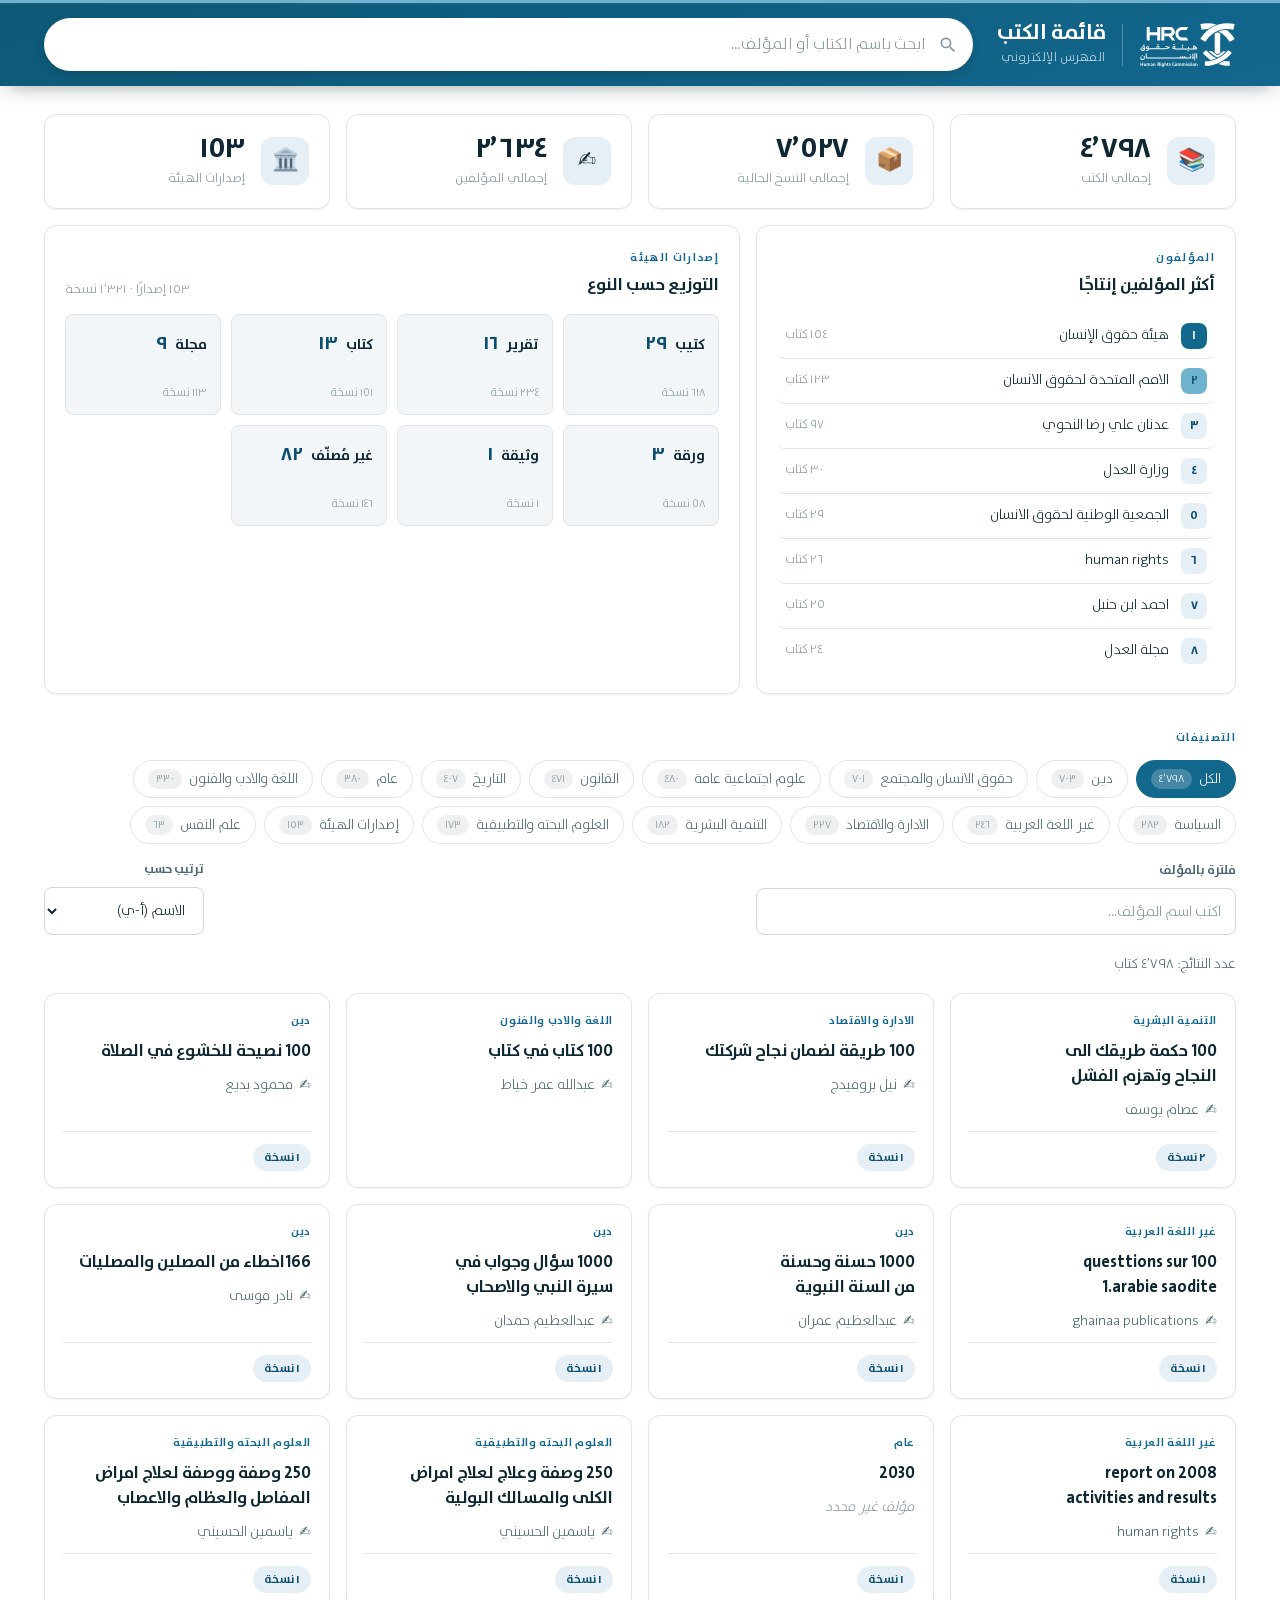
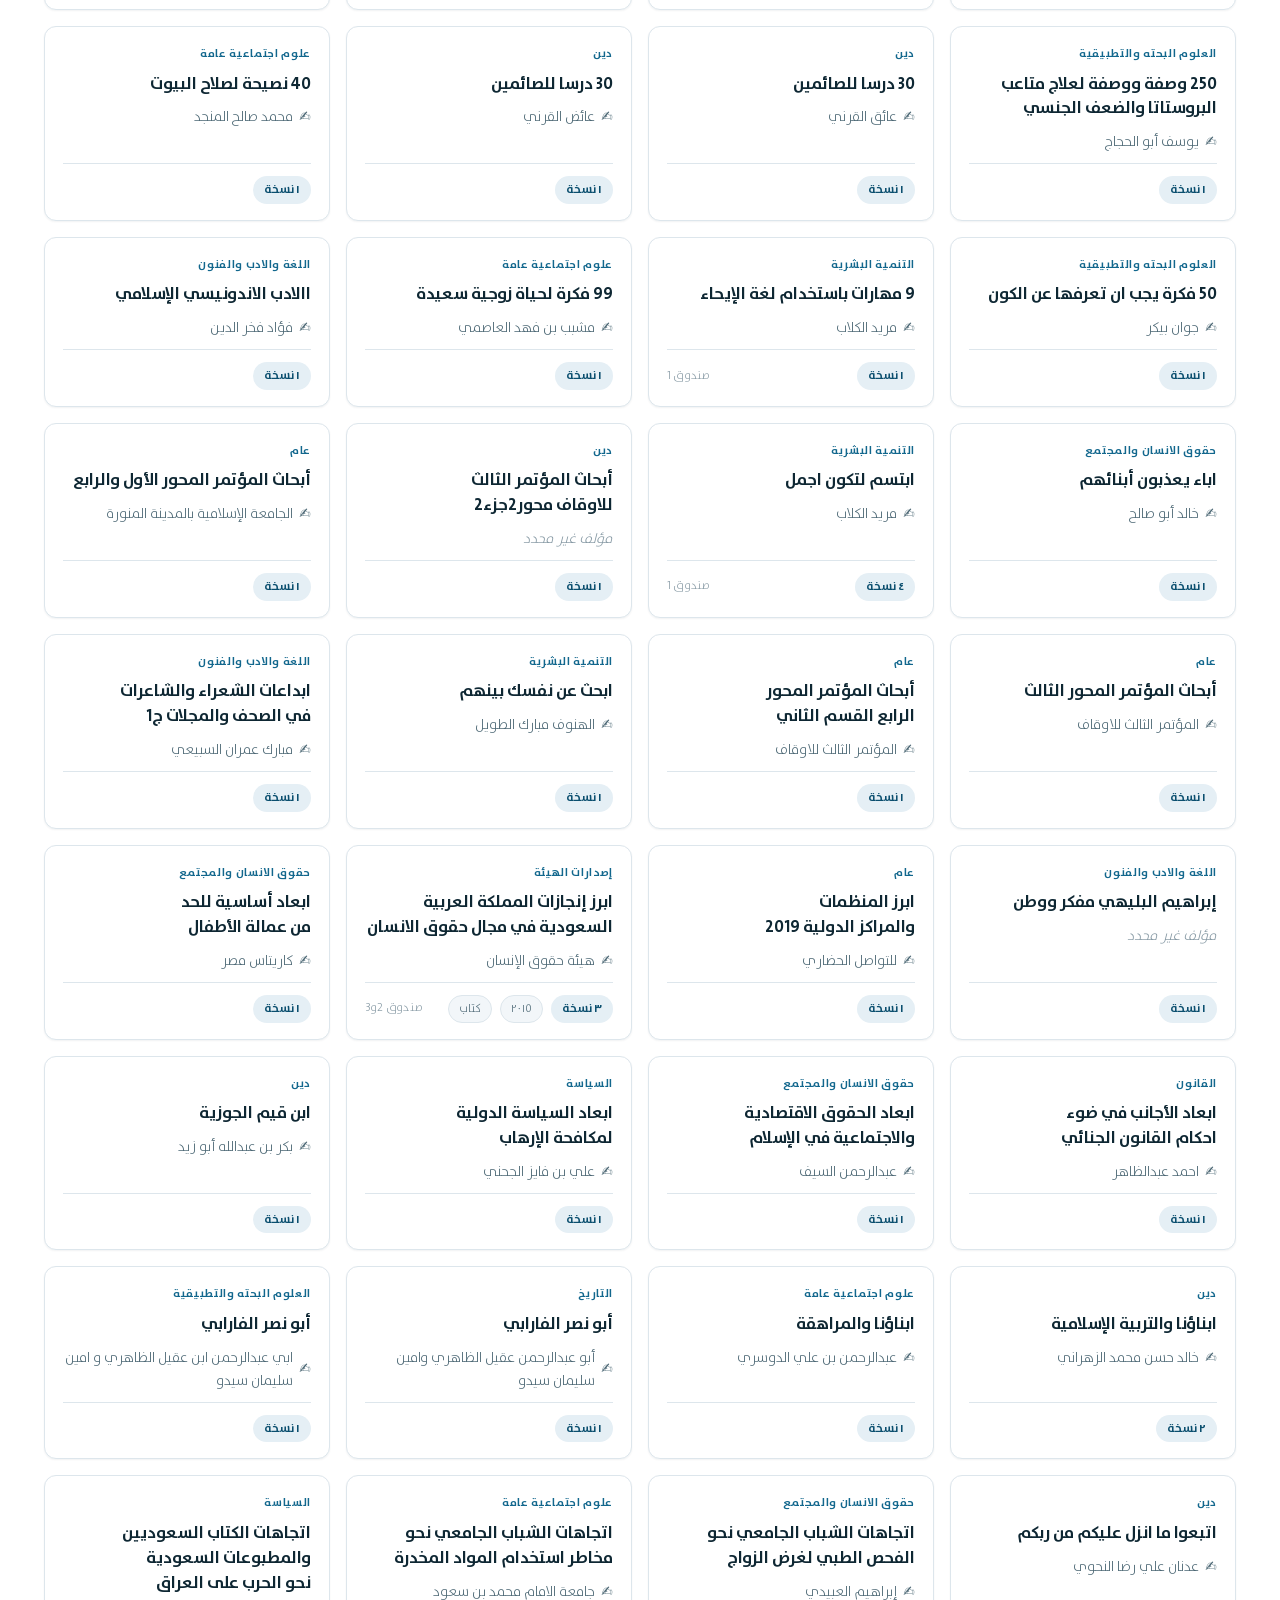
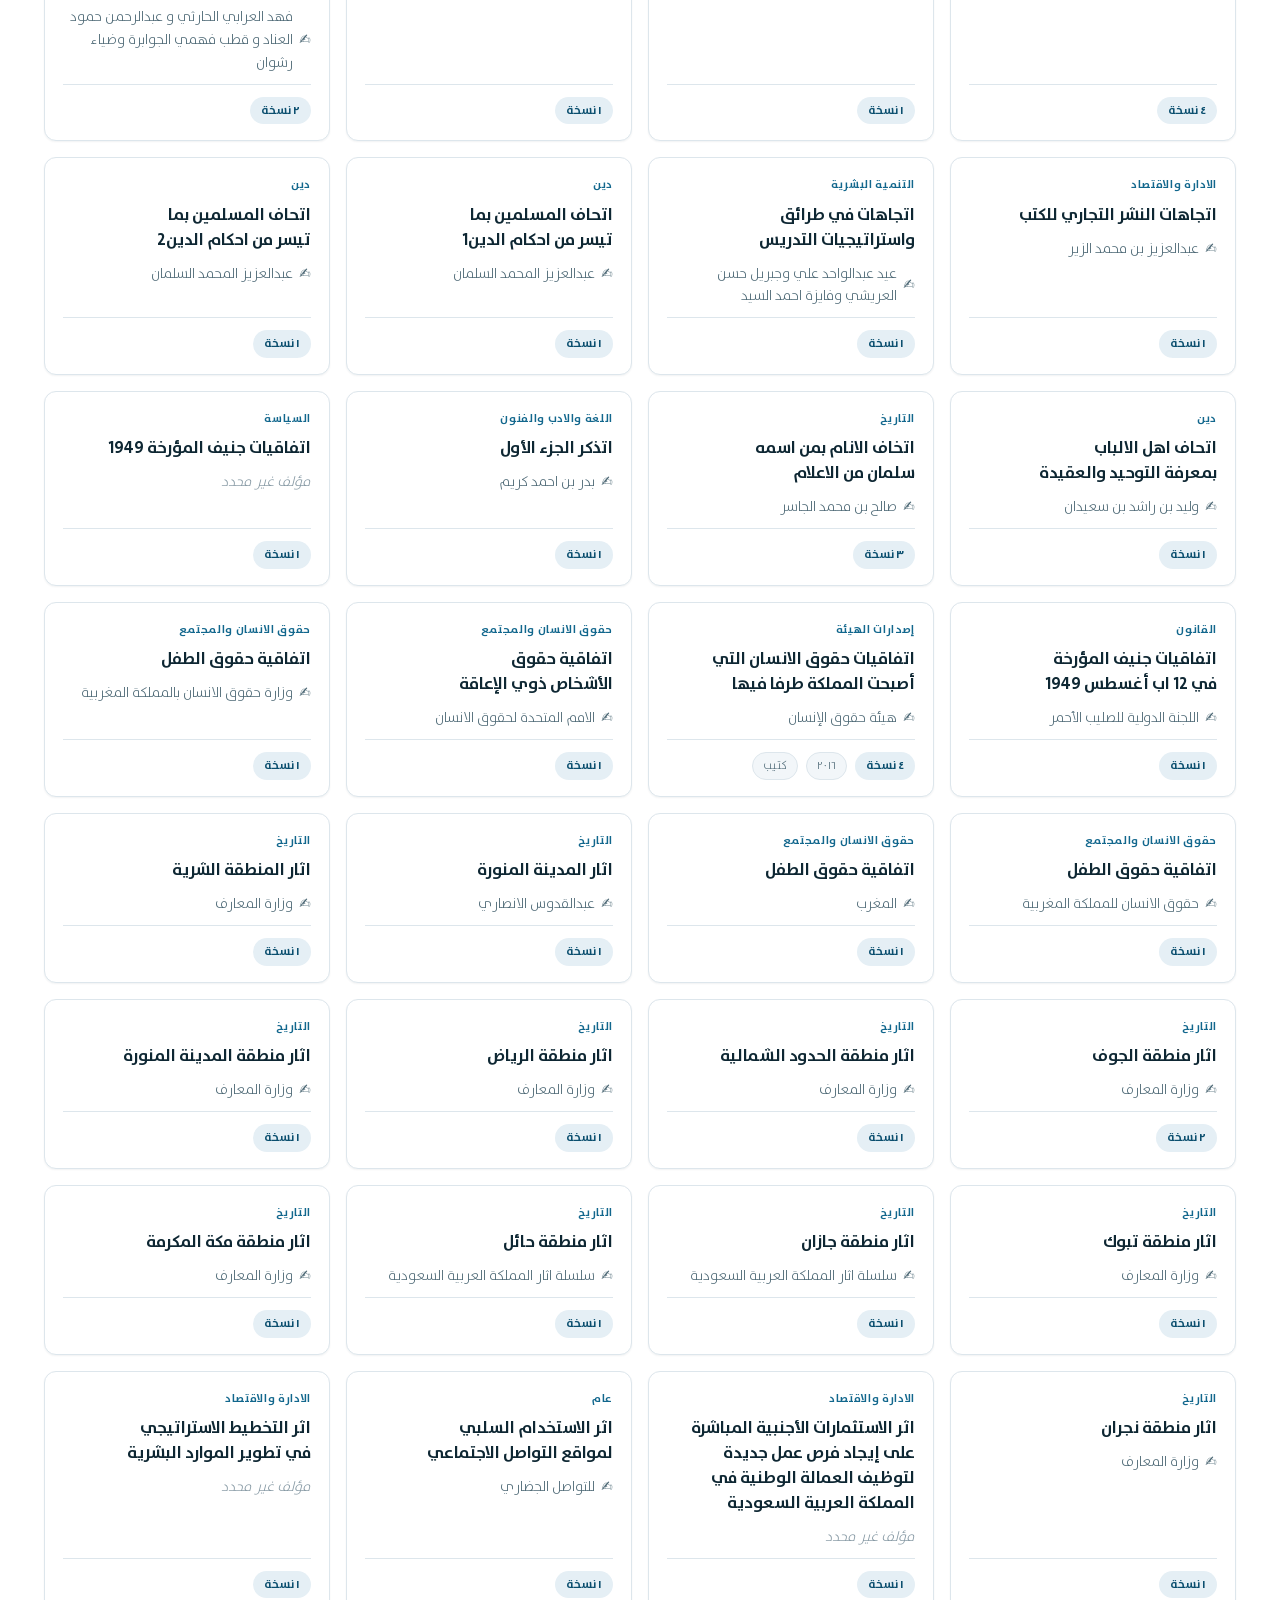
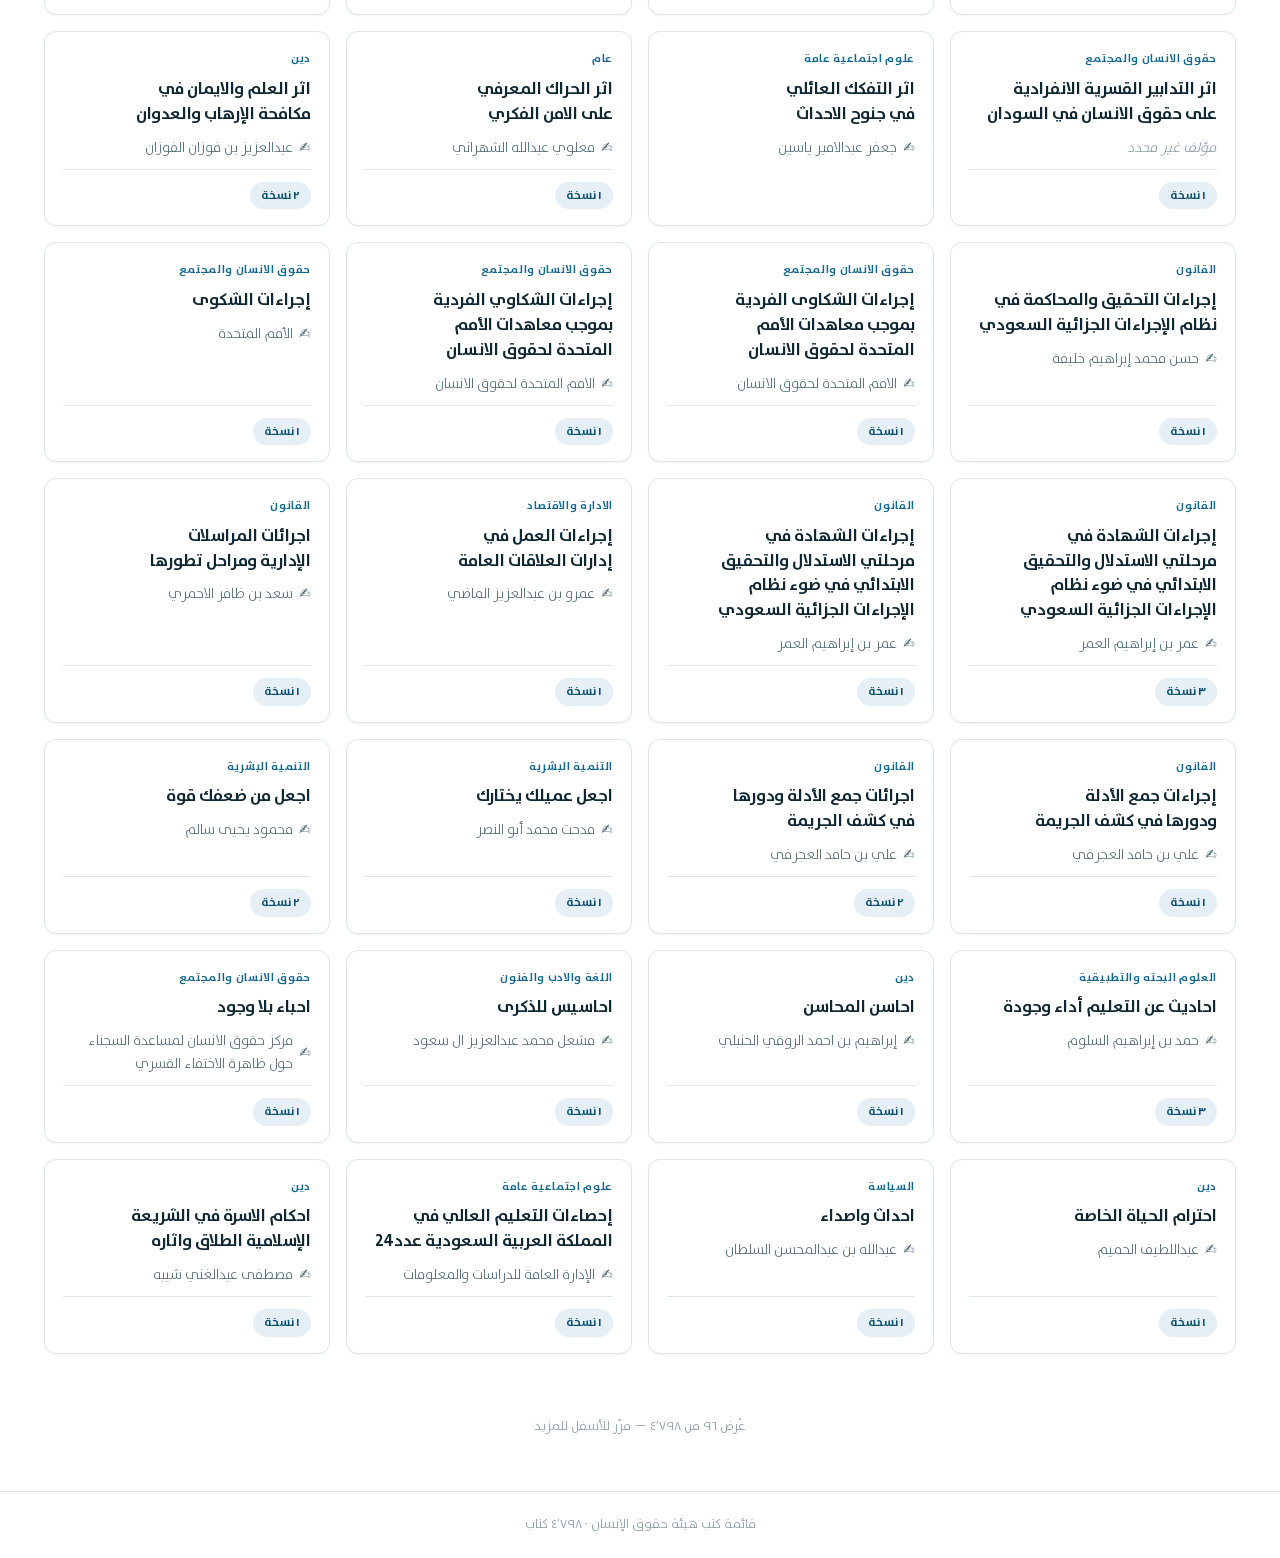
<file: index.html>
<!DOCTYPE html>
<html lang="ar" dir="rtl">
<head>
  <meta charset="UTF-8" />
  <meta name="viewport" content="width=device-width, initial-scale=1.0" />
  <title>قائمة الكتب — هيئة حقوق الإنسان</title>
  <meta name="description" content="الفهرس الإلكتروني: بحث وتصفّح قائمة كتب هيئة حقوق الإنسان" />
  <link rel="stylesheet" href="assets/fonts.css" />
  <link rel="stylesheet" href="assets/styles.css" />
  <link rel="icon" href="data:image/svg+xml,<svg xmlns='http://www.w3.org/2000/svg' viewBox='0 0 100 100'><text y='.9em' font-size='90'>📚</text></svg>" />
</head>
<body>
  <a class="skip-link" href="#results">تخطٍّ إلى النتائج</a>

  <header class="site-header">
    <div class="header-inner">
      <div class="brand">
        <img class="brand-logo-img" src="assets/logo-hrc.svg" alt="شعار هيئة حقوق الإنسان" width="150" height="46" />
        <span class="brand-divider" aria-hidden="true"></span>
        <div class="brand-text">
          <h1>قائمة الكتب</h1>
          <p id="subtitle">الفهرس الإلكتروني</p>
        </div>
      </div>

      <div class="search-wrap">
        <svg class="search-icon" aria-hidden="true" viewBox="0 0 24 24" width="20" height="20">
          <path fill="currentColor" d="M15.5 14h-.79l-.28-.27a6.5 6.5 0 1 0-.7.7l.27.28v.79l5 4.99L20.49 19l-4.99-5Zm-6 0A4.5 4.5 0 1 1 14 9.5 4.5 4.5 0 0 1 9.5 14Z"/>
        </svg>
        <input id="search" type="search" inputmode="search" autocomplete="off"
               placeholder="ابحث باسم الكتاب أو المؤلف…" aria-label="بحث" />
        <button id="clear-search" class="clear-btn" type="button" aria-label="مسح البحث" hidden>&times;</button>
      </div>
    </div>
  </header>

  <main>
    <!-- لوحة المعلومات -->
    <section class="dashboard" aria-label="لوحة المعلومات">
      <div class="stats" id="stats"></div>

      <div class="dash-grid">
        <section class="panel top-authors" id="top-authors" aria-label="أكثر المؤلفين">
          <div class="panel-head">
            <span class="eyebrow">المؤلفون</span>
            <h2 class="panel-title">أكثر المؤلفين إنتاجًا</h2>
          </div>
          <ol class="top-authors-list" id="top-authors-list"></ol>
        </section>

        <section class="panel hay-dash" aria-label="إصدارات الهيئة حسب النوع">
          <div class="panel-head hay-head">
            <div>
              <span class="eyebrow">إصدارات الهيئة</span>
              <h2 class="panel-title">التوزيع حسب النوع</h2>
            </div>
            <p class="hay-sub" id="hay-sub"></p>
          </div>
          <div class="hay-types" id="hay-types"></div>
        </section>
      </div>
    </section>

    <section class="controls" aria-label="أدوات التصفية">
      <div class="section-label"><span class="eyebrow">التصنيفات</span></div>
      <div class="chips" id="category-chips" role="tablist" aria-label="التصنيفات"></div>

      <div class="controls-row">
        <div class="author-filter" id="author-filter">
          <label for="author-search" class="af-label">فلترة بالمؤلف</label>
          <div class="af-box">
            <input id="author-search" type="text" autocomplete="off" placeholder="اكتب اسم المؤلف…"
                   aria-label="فلترة بالمؤلف" role="combobox" aria-expanded="false" aria-controls="author-list" />
            <button id="author-clear" class="af-clear" type="button" aria-label="إلغاء فلتر المؤلف" hidden>&times;</button>
            <ul id="author-list" class="af-list" role="listbox" hidden></ul>
          </div>
        </div>
        <label class="sort-field">
          <span>ترتيب حسب</span>
          <select id="sort" aria-label="ترتيب النتائج">
            <option value="title">الاسم (أ-ي)</option>
            <option value="author">المؤلف</option>
            <option value="copies">عدد النسخ</option>
            <option value="category">التصنيف</option>
          </select>
        </label>
      </div>
      <p class="result-count" id="result-count" aria-live="polite"></p>
    </section>

    <section id="results" class="results" tabindex="-1" aria-label="قائمة الكتب"></section>

    <div id="empty-state" class="empty-state" hidden>
      <span aria-hidden="true">🔍</span>
      <p>لا توجد كتب مطابقة</p>
      <button id="reset-all" type="button" class="btn">إعادة التعيين</button>
    </div>

    <div id="sentinel" class="sentinel" aria-hidden="true"></div>
    <p id="load-status" class="load-status" aria-live="polite"></p>
  </main>

  <footer class="site-footer">
    <div class="footer-inner">
      <p>قائمة كتب هيئة حقوق الإنسان · <span id="footer-count"></span></p>
    </div>
  </footer>

  <!-- نافذة تفاصيل الكتاب -->
  <dialog id="book-dialog" class="book-dialog">
    <form method="dialog">
      <button class="dialog-close" value="close" aria-label="إغلاق">&times;</button>
    </form>
    <div id="dialog-body"></div>
  </dialog>

  <script src="assets/books-data.js"></script>
  <script src="assets/app.js"></script>
</body>
</html>
</file>
<file: assets/fonts.css>
@font-face{font-family:'Bahij TheSansArabic';font-style:normal;font-weight:400;font-display:swap;src:url([data-uri]) format('woff2');}
@font-face{font-family:'Bahij TheSansArabic';font-style:normal;font-weight:700;font-display:swap;src:url([data-uri]) format('woff2');}
@font-face{font-family:'Bahij TheSansArabic';font-style:normal;font-weight:800;font-display:swap;src:url([data-uri]) format('woff2');}
</file>
<file: assets/styles.css>
/* =========================================================
   قائمة كتب هيئة حقوق الإنسان — نظام تصميم مؤسسي
   ========================================================= */
:root {
  /* هوية الهيئة */
  --brand-dark: #0d5877;
  --brand: #12678d;
  --brand-light: #6fb2ce;

  /* محايدات ذات ميل أزرق */
  --paper: #ffffff;
  --surface: #ffffff;
  --surface-2: #f2f6f9;
  --ink: #0e2733;
  --ink-soft: #4a6673;
  --muted: #8598a3;
  --line: #dde6ec;
  --line-strong: #cbd8e0;

  --accent: #12678d;
  --accent-soft: #e5eff5;
  --accent-ink: #0b4f6f;
  --good: #1c7d68;
  --ring: rgba(18, 103, 141, .28);

  --r-sm: 8px;
  --r: 12px;
  --r-lg: 16px;
  --maxw: 1240px;
  --shadow-sm: 0 1px 2px rgba(14, 39, 51, .06);
  --shadow: 0 1px 2px rgba(14, 39, 51, .05), 0 10px 26px -12px rgba(14, 39, 51, .18);
  --shadow-lg: 0 24px 60px -20px rgba(14, 39, 51, .35);
  --font: "Bahij TheSansArabic", "IBM Plex Sans Arabic", "Segoe UI", "Noto Sans Arabic", system-ui, sans-serif;
}

@media (prefers-color-scheme: dark) {
  :root {
    --paper: #081720;
    --surface: #0f232e;
    --surface-2: #0c1d26;
    --ink: #e9f2f6;
    --ink-soft: #a6c0cb;
    --muted: #6f8894;
    --line: #1b3340;
    --line-strong: #274453;
    --accent: #5aa8ce;
    --accent-soft: #0f2e3c;
    --accent-ink: #93cde5;
    --brand-dark: #12678d;
    --brand: #2b86ab;
    --good: #34b295;
    --ring: rgba(90, 168, 206, .32);
    --shadow-sm: 0 1px 2px rgba(0,0,0,.3);
    --shadow: 0 1px 2px rgba(0,0,0,.3), 0 12px 30px -14px rgba(0,0,0,.6);
    --shadow-lg: 0 28px 70px -20px rgba(0,0,0,.7);
  }
}
:root[data-theme="dark"] {
  --paper:#081720; --surface:#0f232e; --surface-2:#0c1d26; --ink:#e9f2f6; --ink-soft:#a6c0cb;
  --muted:#6f8894; --line:#1b3340; --line-strong:#274453; --accent:#5aa8ce; --accent-soft:#0f2e3c;
  --accent-ink:#93cde5; --brand-dark:#12678d; --brand:#2b86ab; --good:#34b295; --ring:rgba(90,168,206,.32);
  --shadow-sm:0 1px 2px rgba(0,0,0,.3); --shadow:0 1px 2px rgba(0,0,0,.3),0 12px 30px -14px rgba(0,0,0,.6);
  --shadow-lg:0 28px 70px -20px rgba(0,0,0,.7);
}
:root[data-theme="light"] {
  --paper:#ffffff; --surface:#ffffff; --surface-2:#f2f6f9; --ink:#0e2733; --ink-soft:#4a6673;
  --muted:#8598a3; --line:#dde6ec; --line-strong:#cbd8e0; --accent:#12678d; --accent-soft:#e5eff5;
  --accent-ink:#0b4f6f; --brand-dark:#0d5877; --brand:#12678d; --good:#1c7d68; --ring:rgba(18,103,141,.28);
}

* { box-sizing: border-box; }
[hidden] { display: none !important; }
html { -webkit-text-size-adjust: 100%; }
body {
  margin: 0; direction: rtl;
  font-family: var(--font);
  background: var(--paper);
  color: var(--ink);
  line-height: 1.65;
  -webkit-font-smoothing: antialiased;
}
h1, h2, h3 { text-wrap: balance; }

.eyebrow {
  display: inline-block; font-size: .7rem; font-weight: 600; letter-spacing: .12em;
  color: var(--brand); text-transform: uppercase;
}
:root[data-theme="dark"] .eyebrow, .site-header .eyebrow { color: var(--brand-light); }

.skip-link { position: absolute; right: -9999px; top: 8px; background: var(--brand); color: #fff; padding: 8px 14px; border-radius: var(--r-sm); z-index: 100; }
.skip-link:focus { right: 12px; }

/* ===================== Header ===================== */
.site-header {
  position: sticky; top: 0; z-index: 30;
  background: linear-gradient(160deg, var(--brand-dark) 0%, var(--brand) 100%);
  color: #fff; border-top: 3px solid var(--brand-light);
  box-shadow: 0 1px 0 rgba(255,255,255,.06) inset, 0 6px 20px -8px rgba(14,39,51,.5);
}
.header-inner { max-width: var(--maxw); margin: 0 auto; padding: 15px 24px; display: flex; align-items: center; gap: 24px; flex-wrap: wrap; }
.brand { display: flex; align-items: center; gap: 16px; }
.brand-logo-img { height: 46px; width: auto; flex: none; display: block; }
.brand-divider { width: 1px; height: 42px; background: rgba(255,255,255,.28); flex: none; }
.brand-text h1 { margin: 0; font-size: 1.35rem; font-weight: 700; letter-spacing: -.01em; color: #fff; line-height: 1.2; }
.brand-text p { margin: 2px 0 0; font-size: .78rem; letter-spacing: .04em; color: rgba(255,255,255,.78); }

.search-wrap { position: relative; flex: 1 1 340px; min-width: 240px; margin-inline-start: auto; }
.search-icon { position: absolute; inset-inline-start: 15px; top: 50%; transform: translateY(-50%); color: var(--muted); pointer-events: none; }
#search {
  width: 100%; padding: 13px 46px; border: 1px solid transparent; border-radius: 999px;
  background: #fff; color: var(--ink); font-size: 1rem; font-family: inherit;
  box-shadow: 0 6px 16px -6px rgba(0,0,0,.25); transition: box-shadow .18s, transform .05s;
}
#search::placeholder { color: var(--muted); }
#search:focus { outline: none; box-shadow: 0 0 0 4px rgba(255,255,255,.35), 0 6px 16px -6px rgba(0,0,0,.25); }
#search::-webkit-search-cancel-button { display: none; }
.clear-btn {
  position: absolute; inset-inline-end: 13px; top: 50%; transform: translateY(-50%);
  border: none; background: var(--line); color: var(--ink-soft); width: 22px; height: 22px;
  border-radius: 50%; font-size: 16px; line-height: 1; cursor: pointer; display: grid; place-items: center;
}
.clear-btn:hover { background: var(--brand); color: #fff; }

/* ===================== Dashboard ===================== */
main { max-width: var(--maxw); margin: 0 auto; padding: 0 24px; }
.dashboard { padding: 28px 0 8px; }

.stats { display: grid; grid-template-columns: repeat(4, 1fr); gap: 16px; }
.stat-card {
  background: var(--surface); border: 1px solid var(--line); border-radius: var(--r);
  padding: 18px 20px; box-shadow: var(--shadow-sm); display: flex; align-items: center; gap: 16px;
}
.stat-ico {
  width: 48px; height: 48px; border-radius: 12px; display: grid; place-items: center; font-size: 22px;
  background: var(--accent-soft); flex: none;
}
.stat-body { display: flex; flex-direction: column; min-width: 0; }
.stat-value { font-size: 1.9rem; font-weight: 700; line-height: 1.05; color: var(--ink); font-variant-numeric: tabular-nums; letter-spacing: -.01em; }
.stat-label { font-size: .82rem; color: var(--muted); margin-top: 3px; }

.dash-grid { display: grid; grid-template-columns: 1fr 1.45fr; gap: 16px; margin-top: 16px; }
.panel { background: var(--surface); border: 1px solid var(--line); border-radius: var(--r); box-shadow: var(--shadow-sm); padding: 18px 20px 20px; display: flex; flex-direction: column; }
.panel-head { margin-bottom: 14px; }
.panel-title { margin: 2px 0 0; font-size: 1.05rem; font-weight: 700; color: var(--ink); }
.hay-head { display: flex; align-items: flex-end; justify-content: space-between; gap: 12px; flex-wrap: wrap; }
.hay-sub { margin: 0; font-size: .8rem; color: var(--muted); font-variant-numeric: tabular-nums; }

/* أكثر المؤلفين */
.top-authors-list { list-style: none; margin: 0; padding: 0; display: flex; flex-direction: column; }
.top-authors-list li {
  display: flex; align-items: center; gap: 12px; padding: 9px 8px; border-radius: var(--r-sm); cursor: pointer;
  transition: background .12s; border-bottom: 1px solid var(--line);
}
.top-authors-list li:last-child { border-bottom: 0; }
.top-authors-list li:hover { background: var(--surface-2); }
.ta-rank {
  width: 26px; height: 26px; border-radius: 8px; display: grid; place-items: center; flex: none;
  font-size: .8rem; font-weight: 700; background: var(--accent-soft); color: var(--accent-ink); font-variant-numeric: tabular-nums;
}
.top-authors-list li:nth-child(1) .ta-rank { background: var(--brand); color: #fff; }
.top-authors-list li:nth-child(2) .ta-rank { background: var(--brand-light); color: var(--brand-dark); }
.ta-name { flex: 1 1 auto; font-size: .9rem; font-weight: 500; color: var(--ink); overflow: hidden; text-overflow: ellipsis; white-space: nowrap; }
.ta-count { font-size: .78rem; color: var(--muted); font-variant-numeric: tabular-nums; white-space: nowrap; }

/* إصدارات الهيئة حسب النوع */
.hay-types { display: grid; grid-template-columns: repeat(auto-fill, minmax(140px, 1fr)); gap: 10px; }
.hay-type {
  text-align: start; font-family: inherit; cursor: pointer; background: var(--surface-2);
  border: 1px solid var(--line); border-radius: var(--r-sm); padding: 12px 13px; display: flex; flex-direction: column; gap: 9px;
  transition: border-color .14s, transform .12s, box-shadow .14s;
}
.hay-type:hover { border-color: var(--brand); transform: translateY(-2px); box-shadow: var(--shadow-sm); }
.hay-type[aria-pressed="true"] { border-color: var(--brand); background: var(--accent-soft); box-shadow: 0 0 0 1px var(--brand) inset; }
.hay-type:focus-visible { outline: 2px solid var(--brand); outline-offset: 2px; }
.ht-top { display: flex; align-items: baseline; justify-content: space-between; gap: 8px; }
.ht-label { font-size: .9rem; font-weight: 600; color: var(--ink); }
.ht-count { font-size: 1.25rem; font-weight: 700; color: var(--accent-ink); font-variant-numeric: tabular-nums; }
.ht-bar { height: 5px; background: color-mix(in srgb, var(--brand) 14%, transparent); border-radius: 999px; overflow: hidden; }
.ht-bar > i { display: block; height: 100%; background: var(--brand); border-radius: 999px; }
.hay-type[data-type=""] .ht-bar > i { background: var(--muted); }
.ht-copies { font-size: .74rem; color: var(--muted); font-variant-numeric: tabular-nums; }

/* ===================== Controls ===================== */
.controls { padding: 22px 0 4px; }
.section-label { margin-bottom: 10px; }
.chips { display: flex; flex-wrap: wrap; gap: 8px; }
.chip {
  border: 1px solid var(--line); background: var(--surface); color: var(--ink-soft);
  padding: 7px 14px; border-radius: 999px; font-size: .85rem; font-family: inherit; font-weight: 500;
  cursor: pointer; transition: all .13s; display: inline-flex; align-items: center; gap: 7px;
}
.chip:hover { border-color: var(--brand); color: var(--ink); }
.chip[aria-selected="true"] { background: var(--brand); border-color: var(--brand); color: #fff; }
.chip .chip-count { font-size: .72rem; background: color-mix(in srgb, var(--ink) 7%, transparent); padding: 1px 8px; border-radius: 999px; color: var(--muted); font-variant-numeric: tabular-nums; }
.chip[aria-selected="true"] .chip-count { background: rgba(255,255,255,.22); color: #fff; }

.controls-row { display: flex; align-items: flex-end; gap: 18px; flex-wrap: wrap; justify-content: space-between; margin-top: 16px; }
.author-filter { display: flex; flex-direction: column; gap: 6px; flex: 1 1 340px; max-width: 480px; }
.af-label { font-size: .78rem; font-weight: 600; color: var(--ink-soft); }
.af-box { position: relative; }
#author-search {
  width: 100%; font-family: inherit; font-size: .92rem; padding: 11px 14px; border-radius: var(--r-sm);
  border: 1px solid var(--line-strong); background: var(--surface); color: var(--ink);
}
#author-search::placeholder { color: var(--muted); }
#author-search:focus { outline: none; border-color: var(--brand); box-shadow: 0 0 0 3px var(--ring); }
.af-clear { position: absolute; inset-inline-end: 10px; top: 50%; transform: translateY(-50%); border: none; background: var(--line); color: var(--ink-soft); width: 20px; height: 20px; border-radius: 50%; font-size: 15px; line-height: 1; cursor: pointer; display: grid; place-items: center; }
.af-clear:hover { background: var(--brand); color: #fff; }
.af-list {
  position: absolute; z-index: 40; top: calc(100% + 6px); inset-inline: 0; margin: 0; padding: 6px;
  list-style: none; background: var(--surface); border: 1px solid var(--line); border-radius: var(--r);
  box-shadow: var(--shadow-lg); max-height: 340px; overflow-y: auto;
}
.af-list li { display: flex; align-items: center; justify-content: space-between; gap: 10px; padding: 9px 11px; border-radius: var(--r-sm); cursor: pointer; font-size: .89rem; }
.af-list li:hover, .af-list li[aria-selected="true"] { background: var(--accent-soft); color: var(--accent-ink); }
.af-list .af-c { font-size: .76rem; color: var(--muted); font-variant-numeric: tabular-nums; }
.af-list li:hover .af-c { color: var(--accent-ink); }
.af-list .af-empty { color: var(--muted); cursor: default; justify-content: center; }

.sort-field { display: inline-flex; flex-direction: column; gap: 6px; font-size: .78rem; font-weight: 600; color: var(--ink-soft); }
#sort { font-family: inherit; font-size: .9rem; padding: 11px 14px; border-radius: var(--r-sm); border: 1px solid var(--line-strong); background: var(--surface); color: var(--ink); cursor: pointer; min-width: 160px; }
#sort:focus { outline: none; border-color: var(--brand); box-shadow: 0 0 0 3px var(--ring); }

.result-count { margin: 18px 0 0; font-size: .86rem; color: var(--ink-soft); }
.active-filter { display: inline-flex; align-items: center; gap: 6px; background: var(--accent-soft); color: var(--accent-ink); padding: 3px 11px; border-radius: 999px; font-weight: 600; }

/* ===================== Results ===================== */
.results { margin: 14px 0 0; padding: 0 0 44px; display: grid; gap: 16px; outline: none; grid-template-columns: repeat(auto-fill, minmax(280px, 1fr)); }
.card {
  background: var(--surface); border: 1px solid var(--line); border-radius: var(--r);
  padding: 18px 18px 16px; box-shadow: var(--shadow-sm); cursor: pointer;
  display: flex; flex-direction: column; gap: 9px; position: relative;
  transition: transform .14s, border-color .14s, box-shadow .14s;
}
.card:hover { transform: translateY(-3px); border-color: var(--line-strong); box-shadow: var(--shadow); }
.card:focus-visible { outline: 2px solid var(--brand); outline-offset: 2px; }
.card-cat { font-size: .7rem; font-weight: 600; letter-spacing: .06em; color: var(--brand); text-transform: none; }
:root[data-theme="dark"] .card-cat { color: var(--brand-light); }
.card-title { margin: 0; font-size: 1.04rem; font-weight: 600; line-height: 1.5; color: var(--ink); }
.card-author { font-size: .87rem; color: var(--ink-soft); display: flex; align-items: center; gap: 6px; }
.card-author.empty { color: var(--muted); font-style: italic; }
.card-meta { margin-top: auto; display: flex; align-items: center; gap: 8px; flex-wrap: wrap; padding-top: 12px; border-top: 1px solid var(--line); }
.pill { font-size: .74rem; padding: 3px 10px; border-radius: 999px; color: var(--ink-soft); background: var(--surface-2); border: 1px solid var(--line); white-space: nowrap; font-variant-numeric: tabular-nums; }
.pill.strong { background: var(--accent-soft); color: var(--accent-ink); border-color: transparent; font-weight: 600; }
.shelfmark { margin-inline-start: auto; font-size: .72rem; color: var(--muted); font-variant-numeric: tabular-nums; letter-spacing: .02em; white-space: nowrap; }
.badge { font-size: .74rem; padding: 3px 11px; border-radius: 999px; font-weight: 600; background: var(--accent-soft); color: var(--accent-ink); white-space: nowrap; }
mark { background: color-mix(in srgb, var(--brand-light) 55%, transparent); color: inherit; border-radius: 3px; padding: 0 1px; }

/* ===================== Empty / status ===================== */
.empty-state { margin: 48px auto; text-align: center; color: var(--muted); }
.empty-state span { font-size: 46px; display: block; margin-bottom: 8px; }
.empty-state p { margin: 0 0 16px; font-size: 1.05rem; }
.btn { font-family: inherit; border: 1px solid var(--brand); background: var(--brand); color: #fff; padding: 10px 22px; border-radius: var(--r-sm); cursor: pointer; font-size: .9rem; font-weight: 600; }
.btn:hover { filter: brightness(1.08); }
.sentinel { height: 1px; }
.load-status { text-align: center; color: var(--muted); font-size: .82rem; padding: 4px 0 34px; min-height: 1em; }

/* ===================== Footer ===================== */
.site-footer { border-top: 1px solid var(--line); background: var(--surface); margin-top: 20px; }
.footer-inner { max-width: var(--maxw); margin: 0 auto; padding: 22px 24px; display: flex; align-items: center; gap: 16px; flex-wrap: wrap; justify-content: center; }
.footer-logo { height: 34px; width: auto; opacity: .9; }
:root:not([data-theme="dark"]) .footer-logo { filter: brightness(0) saturate(100%) invert(24%) sepia(38%) saturate(1400%) hue-rotate(165deg) brightness(92%) contrast(92%); }
.site-footer p { margin: 0; color: var(--muted); font-size: .82rem; text-align: center; }

/* ===================== Dialog ===================== */
.book-dialog { border: 1px solid var(--line); border-radius: var(--r-lg); padding: 0; max-width: 540px; width: calc(100% - 40px); background: var(--surface); color: var(--ink); box-shadow: var(--shadow-lg); }
.book-dialog::backdrop { background: rgba(8, 23, 32, .55); backdrop-filter: blur(3px); }
.dialog-close { position: absolute; inset-inline-end: 14px; top: 12px; border: none; background: var(--surface-2); width: 34px; height: 34px; border-radius: 50%; font-size: 20px; cursor: pointer; color: var(--ink-soft); }
.dialog-close:hover { background: var(--brand); color: #fff; }
#dialog-body { padding: 30px 28px 28px; }
#dialog-body .dlg-badge { margin-bottom: 14px; }
#dialog-body h2 { margin: 0 0 8px; font-size: 1.35rem; line-height: 1.45; font-weight: 700; }
#dialog-body .dlg-author { color: var(--ink-soft); margin: 0 0 22px; }
.dlg-grid { display: grid; grid-template-columns: 1fr 1fr; gap: 12px; }
.dlg-item { background: var(--surface-2); border: 1px solid var(--line); border-radius: var(--r-sm); padding: 13px 15px; }
.dlg-item .k { font-size: .74rem; color: var(--muted); margin-bottom: 4px; }
.dlg-item .v { font-size: 1rem; font-weight: 600; font-variant-numeric: tabular-nums; }

/* ===================== Responsive ===================== */
@media (max-width: 960px) {
  .stats { grid-template-columns: repeat(2, 1fr); }
  .dash-grid { grid-template-columns: 1fr; }
}
@media (max-width: 560px) {
  .header-inner { padding: 13px 16px; gap: 14px; }
  main { padding: 0 16px; }
  .brand-text h1 { font-size: 1.15rem; }
  .search-wrap { flex-basis: 100%; }
  .stats { grid-template-columns: 1fr; }
  .results { grid-template-columns: 1fr; }
  .author-filter { flex-basis: 100%; max-width: none; }
}
@media (prefers-reduced-motion: reduce) { * { transition: none !important; } }
</file>
